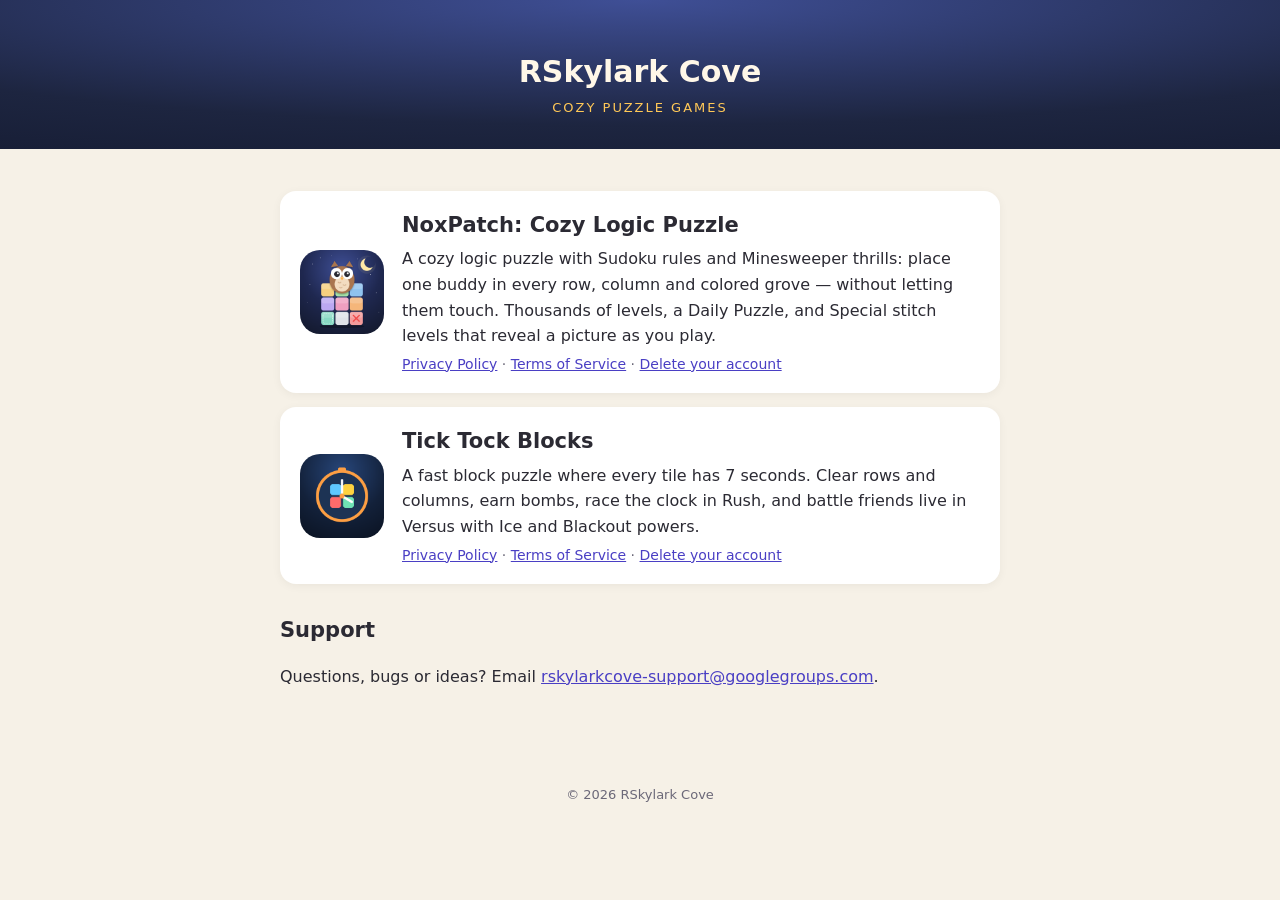
<file: index.html>
<!DOCTYPE html>
<html lang="en">
<head>
  <meta charset="UTF-8">
  <meta name="viewport" content="width=device-width, initial-scale=1">
  <title>RSkylark Cove — cozy puzzle games</title>
  <link rel="icon" href="favicon.png">
  <link rel="stylesheet" href="style.css">
</head>
<body>
<header>
  <h1>RSkylark Cove</h1>
  <p>Cozy puzzle games</p>
</header>
<main>
  <div class="card" style="display:flex;gap:18px;align-items:center">
    <img src="noxpatch/icon.png" alt="" width="84" height="84" style="border-radius:20px">
    <div>
      <h2 style="margin:0">NoxPatch: Cozy Logic Puzzle</h2>
      <p style="margin:4px 0">A cozy logic puzzle with Sudoku rules and Minesweeper thrills: place one buddy in every row, column and colored grove — without letting them touch. Thousands of levels, a Daily Puzzle, and Special stitch levels that reveal a picture as you play.</p>
      <p class="muted" style="margin:0"><a href="noxpatch/privacy/">Privacy Policy</a> · <a href="noxpatch/terms/">Terms of Service</a> · <a href="noxpatch/delete-account/">Delete your account</a></p>
    </div>
  </div>
  <div class="card" style="display:flex;gap:18px;align-items:center">
    <img src="tick-tock-blocks/icon.png" alt="" width="84" height="84" style="border-radius:20px">
    <div>
      <h2 style="margin:0">Tick Tock Blocks</h2>
      <p style="margin:4px 0">A fast block puzzle where every tile has 7 seconds. Clear rows and columns, earn bombs, race the clock in Rush, and battle friends live in Versus with Ice and Blackout powers.</p>
      <p class="muted" style="margin:0"><a href="tick-tock-blocks/privacy/">Privacy Policy</a> · <a href="tick-tock-blocks/terms/">Terms of Service</a> · <a href="tick-tock-blocks/delete-account/">Delete your account</a></p>
    </div>
  </div>
  <h2>Support</h2>
  <p>Questions, bugs or ideas? Email <a href="mailto:rskylarkcove-support@googlegroups.com">rskylarkcove-support@googlegroups.com</a>.</p>
</main>
<footer>© 2026 RSkylark Cove</footer>
</body>
</html>
</file>
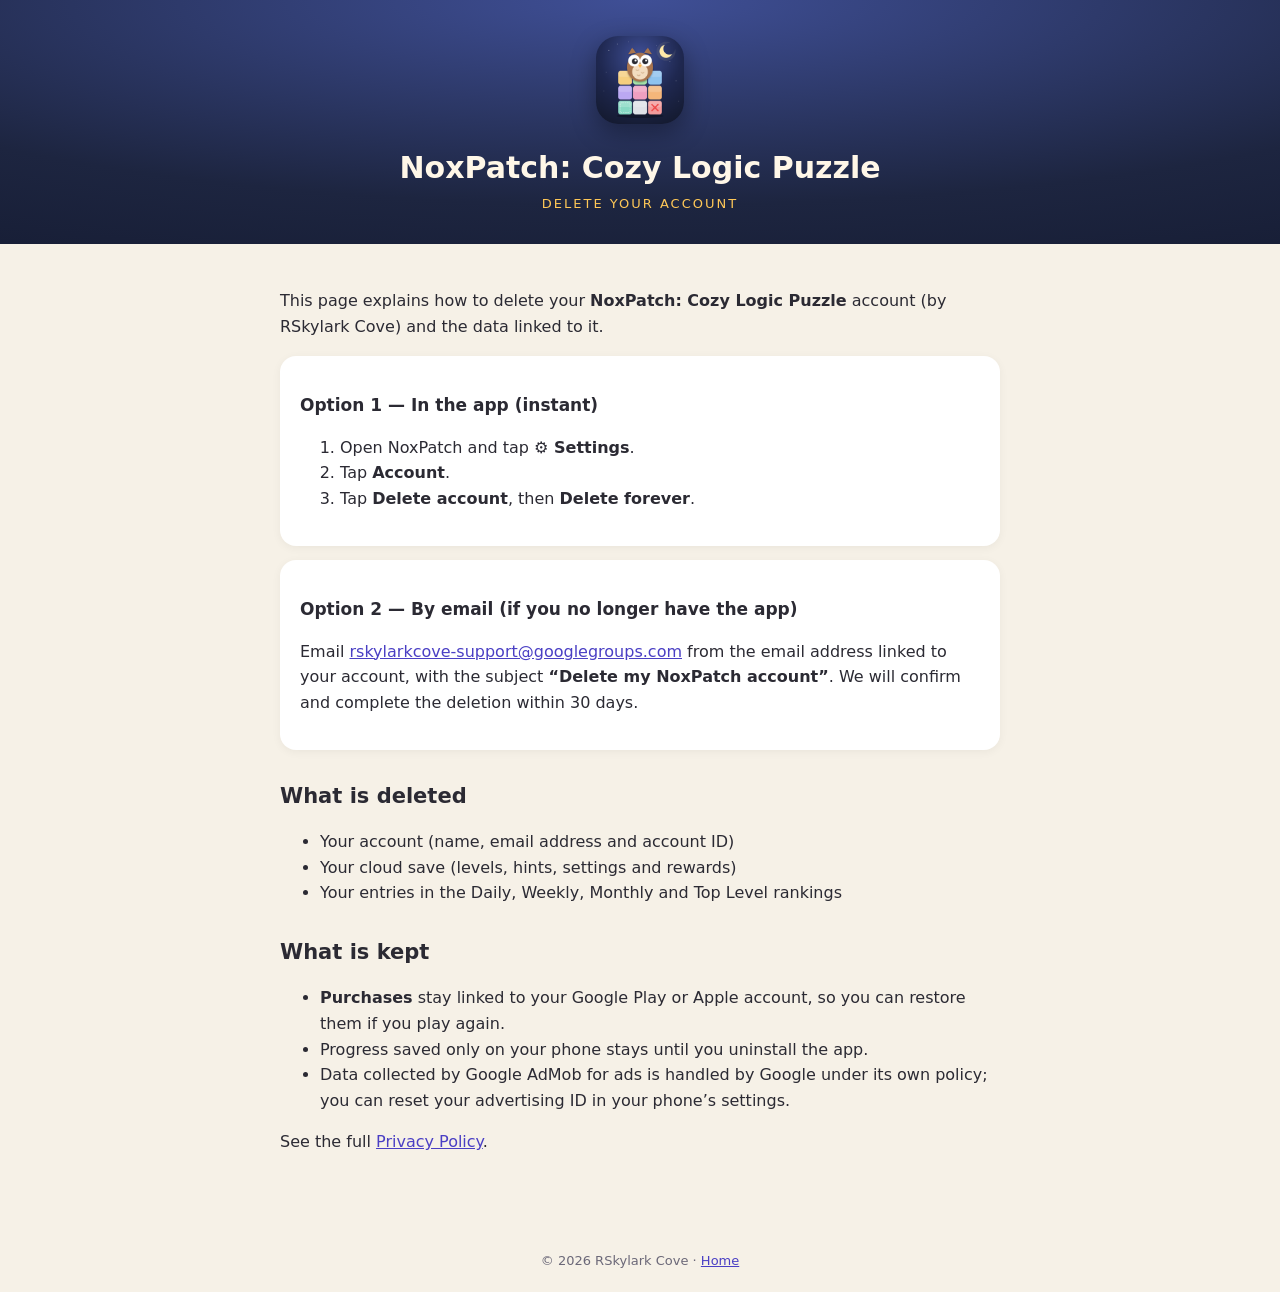
<file: noxpatch/delete-account/index.html>
<!DOCTYPE html>
<html lang="en">
<head>
  <meta charset="UTF-8">
  <meta name="viewport" content="width=device-width, initial-scale=1">
  <title>Delete your account — NoxPatch: Cozy Logic Puzzle</title>
  <link rel="icon" href="../../favicon.png">
  <link rel="stylesheet" href="../../style.css">
</head>
<body>
<header>
  <img src="../icon.png" alt="NoxPatch app icon">
  <h1>NoxPatch: Cozy Logic Puzzle</h1>
  <p>Delete your account</p>
</header>
<main>
  <p>This page explains how to delete your <b>NoxPatch: Cozy Logic Puzzle</b> account (by RSkylark Cove) and the data linked to it.</p>

  <div class="card">
    <h3>Option 1 — In the app (instant)</h3>
    <ol>
      <li>Open NoxPatch and tap <b>⚙️ Settings</b>.</li>
      <li>Tap <b>Account</b>.</li>
      <li>Tap <b>Delete account</b>, then <b>Delete forever</b>.</li>
    </ol>
  </div>

  <div class="card">
    <h3>Option 2 — By email (if you no longer have the app)</h3>
    <p>Email <a href="mailto:rskylarkcove-support@googlegroups.com?subject=Delete%20my%20NoxPatch%20account">rskylarkcove-support@googlegroups.com</a> from the email address linked to your account, with the subject <b>“Delete my NoxPatch account”</b>. We will confirm and complete the deletion within 30 days.</p>
  </div>

  <h2>What is deleted</h2>
  <ul>
    <li>Your account (name, email address and account ID)</li>
    <li>Your cloud save (levels, hints, settings and rewards)</li>
    <li>Your entries in the Daily, Weekly, Monthly and Top Level rankings</li>
  </ul>

  <h2>What is kept</h2>
  <ul>
    <li><b>Purchases</b> stay linked to your Google Play or Apple account, so you can restore them if you play again.</li>
    <li>Progress saved only on your phone stays until you uninstall the app.</li>
    <li>Data collected by Google AdMob for ads is handled by Google under its own policy; you can reset your advertising ID in your phone’s settings.</li>
  </ul>

  <p>See the full <a href="../privacy/">Privacy Policy</a>.</p>
</main>
<footer>© 2026 RSkylark Cove · <a href="../../">Home</a></footer>
</body>
</html>
</file>
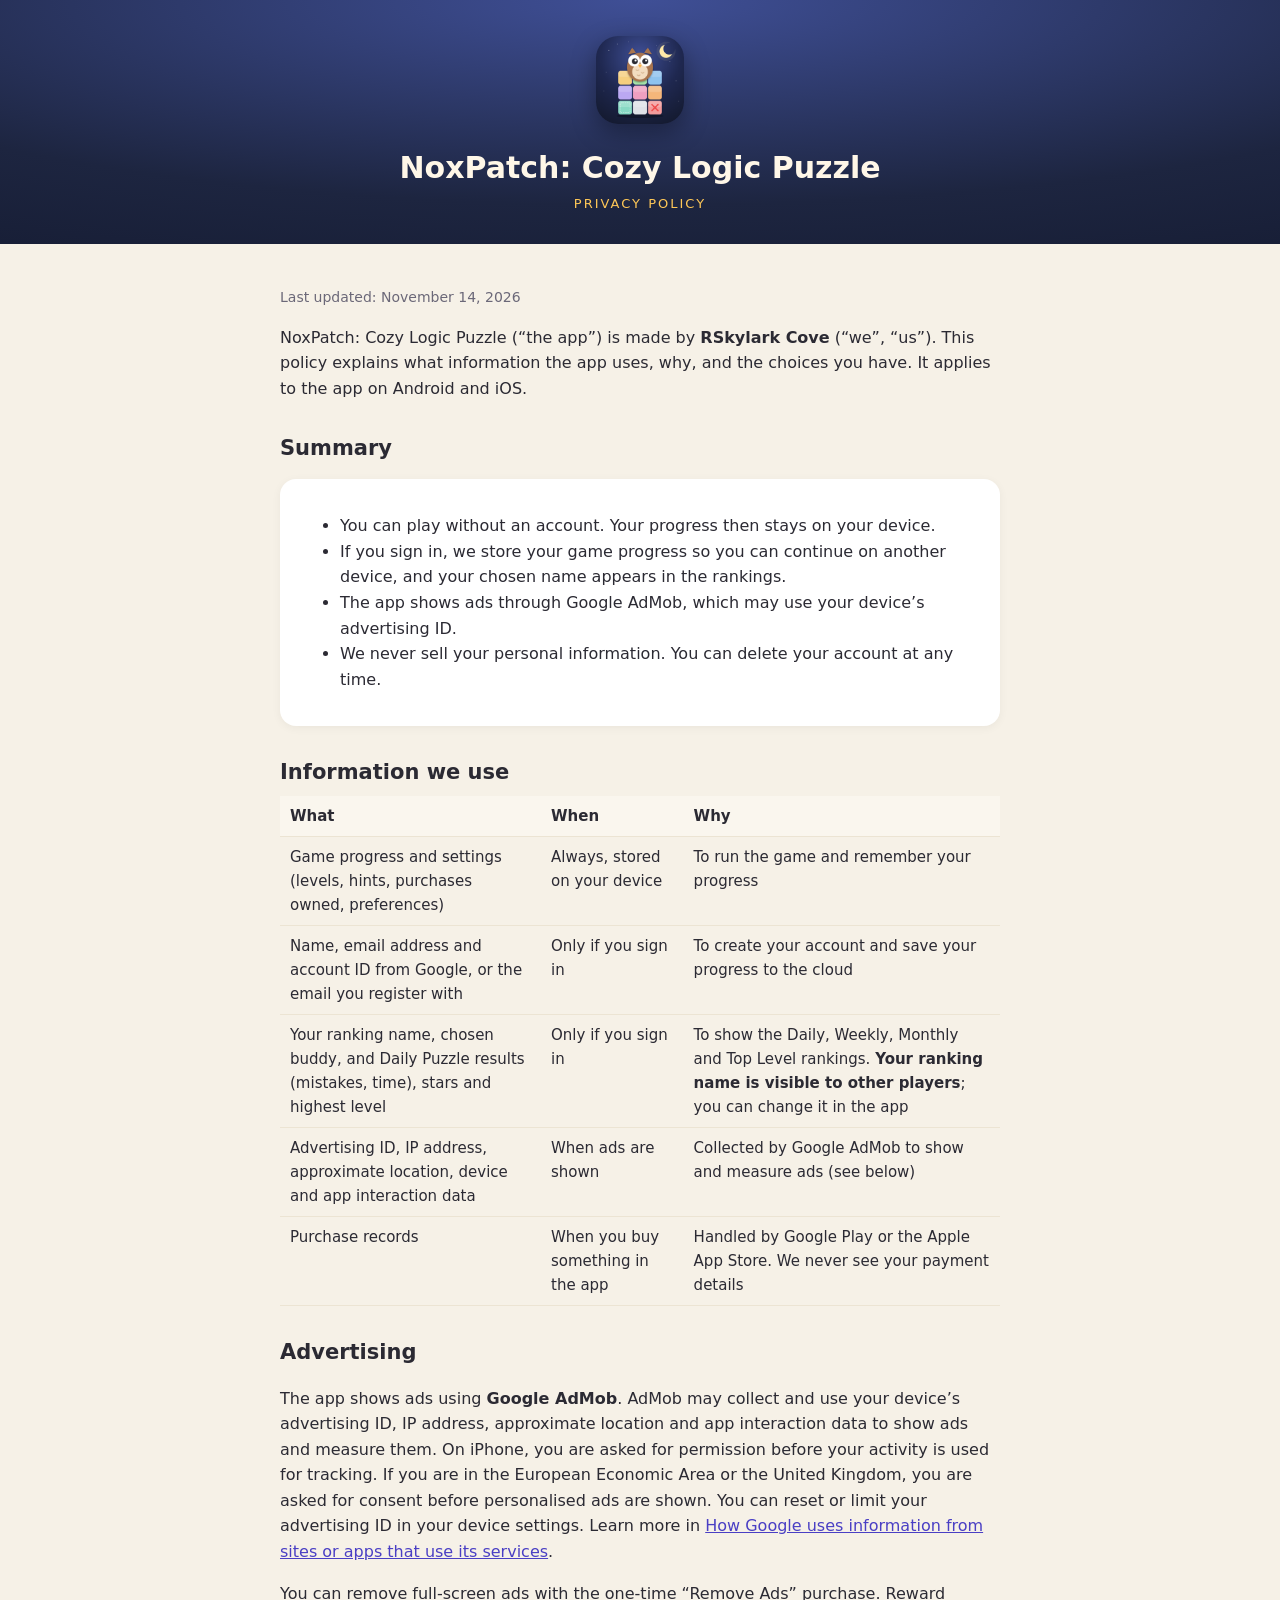
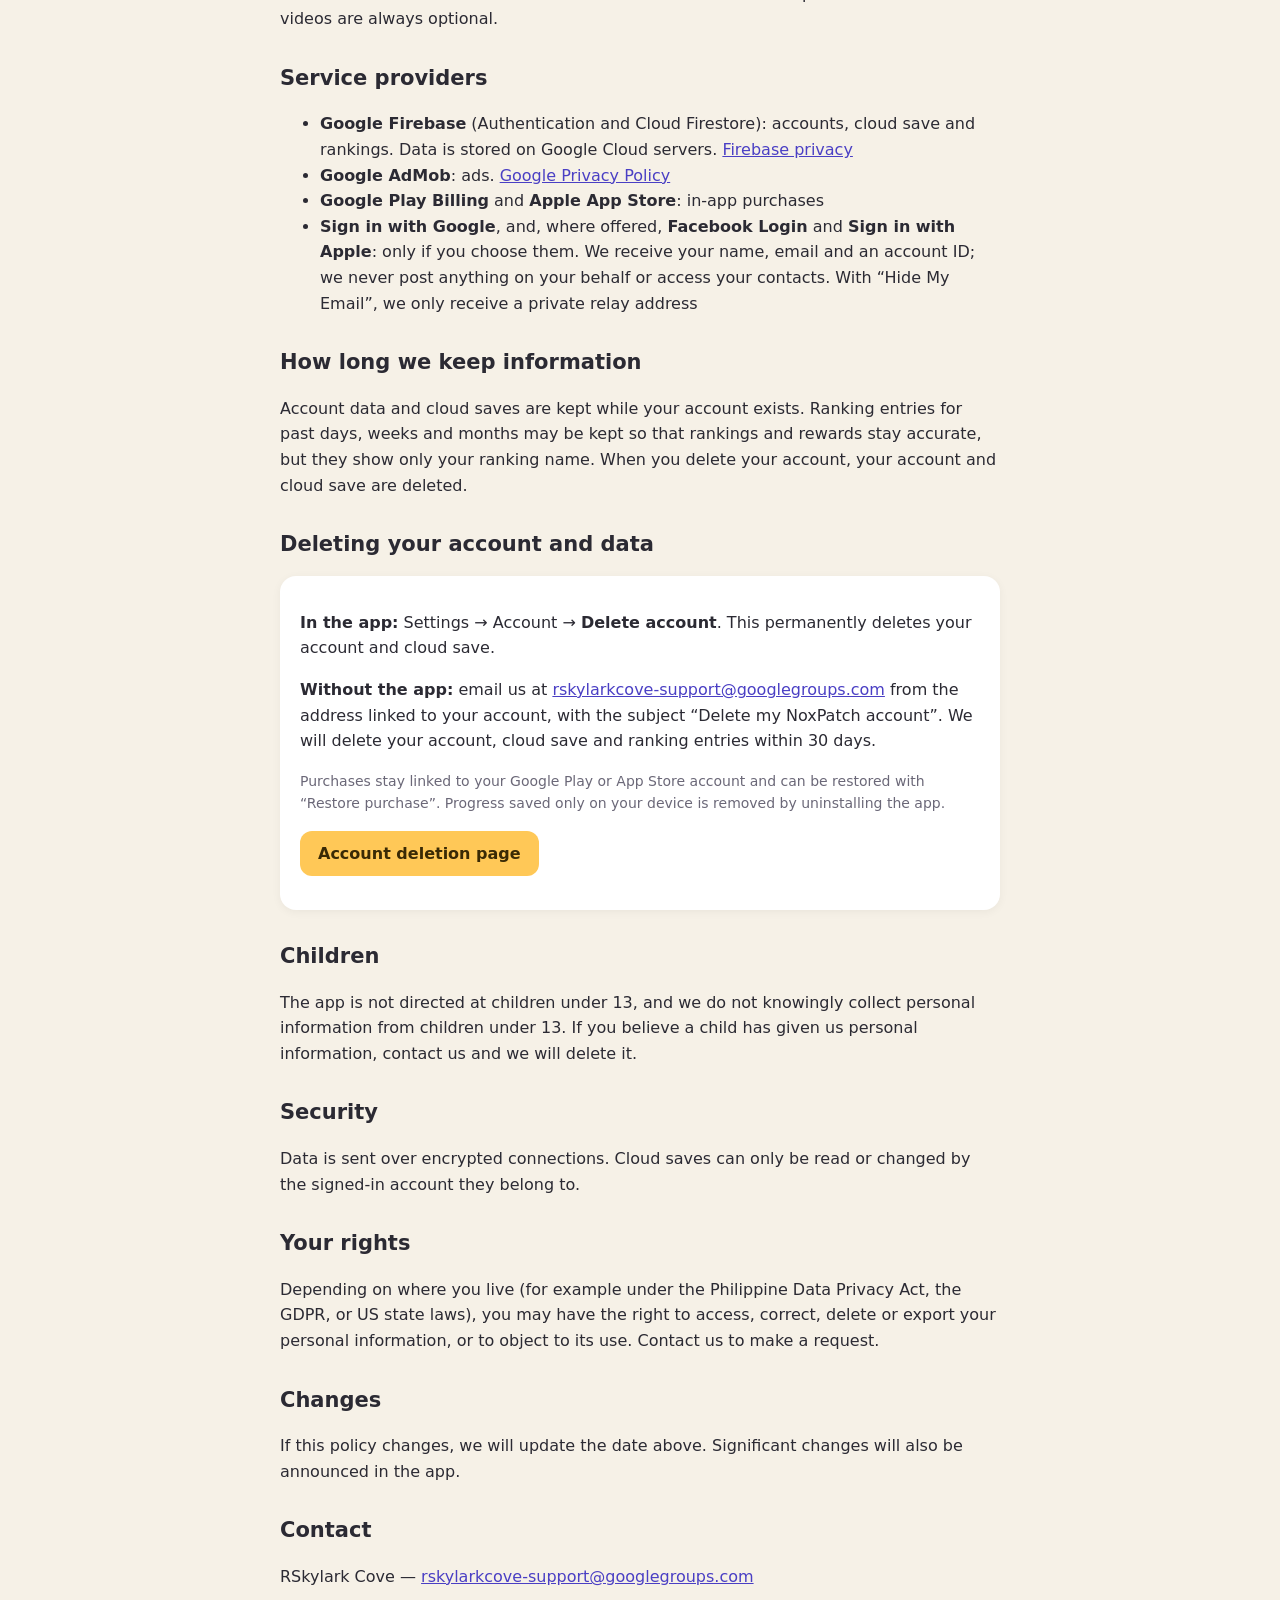
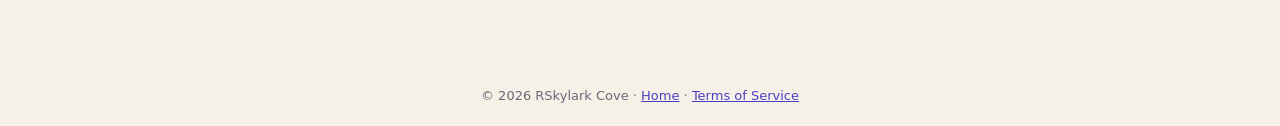
<file: noxpatch/privacy/index.html>
<!DOCTYPE html>
<html lang="en">
<head>
  <meta charset="UTF-8">
  <meta name="viewport" content="width=device-width, initial-scale=1">
  <title>Privacy Policy — NoxPatch: Cozy Logic Puzzle</title>
  <link rel="icon" href="../../favicon.png">
  <link rel="stylesheet" href="../../style.css">
</head>
<body>
<header>
  <img src="../icon.png" alt="NoxPatch app icon">
  <h1>NoxPatch: Cozy Logic Puzzle</h1>
  <p>Privacy Policy</p>
</header>
<main>
  <p class="muted">Last updated: November 14, 2026</p>

  <p>NoxPatch: Cozy Logic Puzzle (“the app”) is made by <b>RSkylark Cove</b> (“we”, “us”). This policy explains what information the app uses, why, and the choices you have. It applies to the app on Android and iOS.</p>

  <h2>Summary</h2>
  <div class="card">
    <ul>
      <li>You can play without an account. Your progress then stays on your device.</li>
      <li>If you sign in, we store your game progress so you can continue on another device, and your chosen name appears in the rankings.</li>
      <li>The app shows ads through Google AdMob, which may use your device’s advertising ID.</li>
      <li>We never sell your personal information. You can delete your account at any time.</li>
    </ul>
  </div>

  <h2>Information we use</h2>
  <table>
    <tr><th>What</th><th>When</th><th>Why</th></tr>
    <tr><td>Game progress and settings (levels, hints, purchases owned, preferences)</td><td>Always, stored on your device</td><td>To run the game and remember your progress</td></tr>
    <tr><td>Name, email address and account ID from Google, or the email you register with</td><td>Only if you sign in</td><td>To create your account and save your progress to the cloud</td></tr>
    <tr><td>Your ranking name, chosen buddy, and Daily Puzzle results (mistakes, time), stars and highest level</td><td>Only if you sign in</td><td>To show the Daily, Weekly, Monthly and Top Level rankings. <b>Your ranking name is visible to other players</b>; you can change it in the app</td></tr>
    <tr><td>Advertising ID, IP address, approximate location, device and app interaction data</td><td>When ads are shown</td><td>Collected by Google AdMob to show and measure ads (see below)</td></tr>
    <tr><td>Purchase records</td><td>When you buy something in the app</td><td>Handled by Google Play or the Apple App Store. We never see your payment details</td></tr>
  </table>

  <h2>Advertising</h2>
  <p>The app shows ads using <b>Google AdMob</b>. AdMob may collect and use your device’s advertising ID, IP address, approximate location and app interaction data to show ads and measure them. On iPhone, you are asked for permission before your activity is used for tracking. If you are in the European Economic Area or the United Kingdom, you are asked for consent before personalised ads are shown. You can reset or limit your advertising ID in your device settings. Learn more in <a href="https://policies.google.com/technologies/partner-sites">How Google uses information from sites or apps that use its services</a>.</p>
  <p>You can remove full-screen ads with the one-time “Remove Ads” purchase. Reward videos are always optional.</p>

  <h2>Service providers</h2>
  <ul>
    <li><b>Google Firebase</b> (Authentication and Cloud Firestore): accounts, cloud save and rankings. Data is stored on Google Cloud servers. <a href="https://firebase.google.com/support/privacy">Firebase privacy</a></li>
    <li><b>Google AdMob</b>: ads. <a href="https://policies.google.com/privacy">Google Privacy Policy</a></li>
    <li><b>Google Play Billing</b> and <b>Apple App Store</b>: in-app purchases</li>
    <li><b>Sign in with Google</b>, and, where offered, <b>Facebook Login</b> and <b>Sign in with Apple</b>: only if you choose them. We receive your name, email and an account ID; we never post anything on your behalf or access your contacts. With “Hide My Email”, we only receive a private relay address</li>
  </ul>

  <h2>How long we keep information</h2>
  <p>Account data and cloud saves are kept while your account exists. Ranking entries for past days, weeks and months may be kept so that rankings and rewards stay accurate, but they show only your ranking name. When you delete your account, your account and cloud save are deleted.</p>

  <h2 id="delete-account">Deleting your account and data</h2>
  <div class="card">
    <p><b>In the app:</b> Settings → Account → <b>Delete account</b>. This permanently deletes your account and cloud save.</p>
    <p><b>Without the app:</b> email us at <a href="mailto:rskylarkcove-support@googlegroups.com">rskylarkcove-support@googlegroups.com</a> from the address linked to your account, with the subject “Delete my NoxPatch account”. We will delete your account, cloud save and ranking entries within 30 days.</p>
    <p class="muted">Purchases stay linked to your Google Play or App Store account and can be restored with “Restore purchase”. Progress saved only on your device is removed by uninstalling the app.</p>
    <p><a class="btn" href="../delete-account/">Account deletion page</a></p>
  </div>

  <h2>Children</h2>
  <p>The app is not directed at children under 13, and we do not knowingly collect personal information from children under 13. If you believe a child has given us personal information, contact us and we will delete it.</p>

  <h2>Security</h2>
  <p>Data is sent over encrypted connections. Cloud saves can only be read or changed by the signed-in account they belong to.</p>

  <h2>Your rights</h2>
  <p>Depending on where you live (for example under the Philippine Data Privacy Act, the GDPR, or US state laws), you may have the right to access, correct, delete or export your personal information, or to object to its use. Contact us to make a request.</p>

  <h2>Changes</h2>
  <p>If this policy changes, we will update the date above. Significant changes will also be announced in the app.</p>

  <h2>Contact</h2>
  <p>RSkylark Cove — <a href="mailto:rskylarkcove-support@googlegroups.com">rskylarkcove-support@googlegroups.com</a></p>
</main>
<footer>© 2026 RSkylark Cove · <a href="../../">Home</a> · <a href="../terms/">Terms of Service</a></footer>
</body>
</html>
</file>
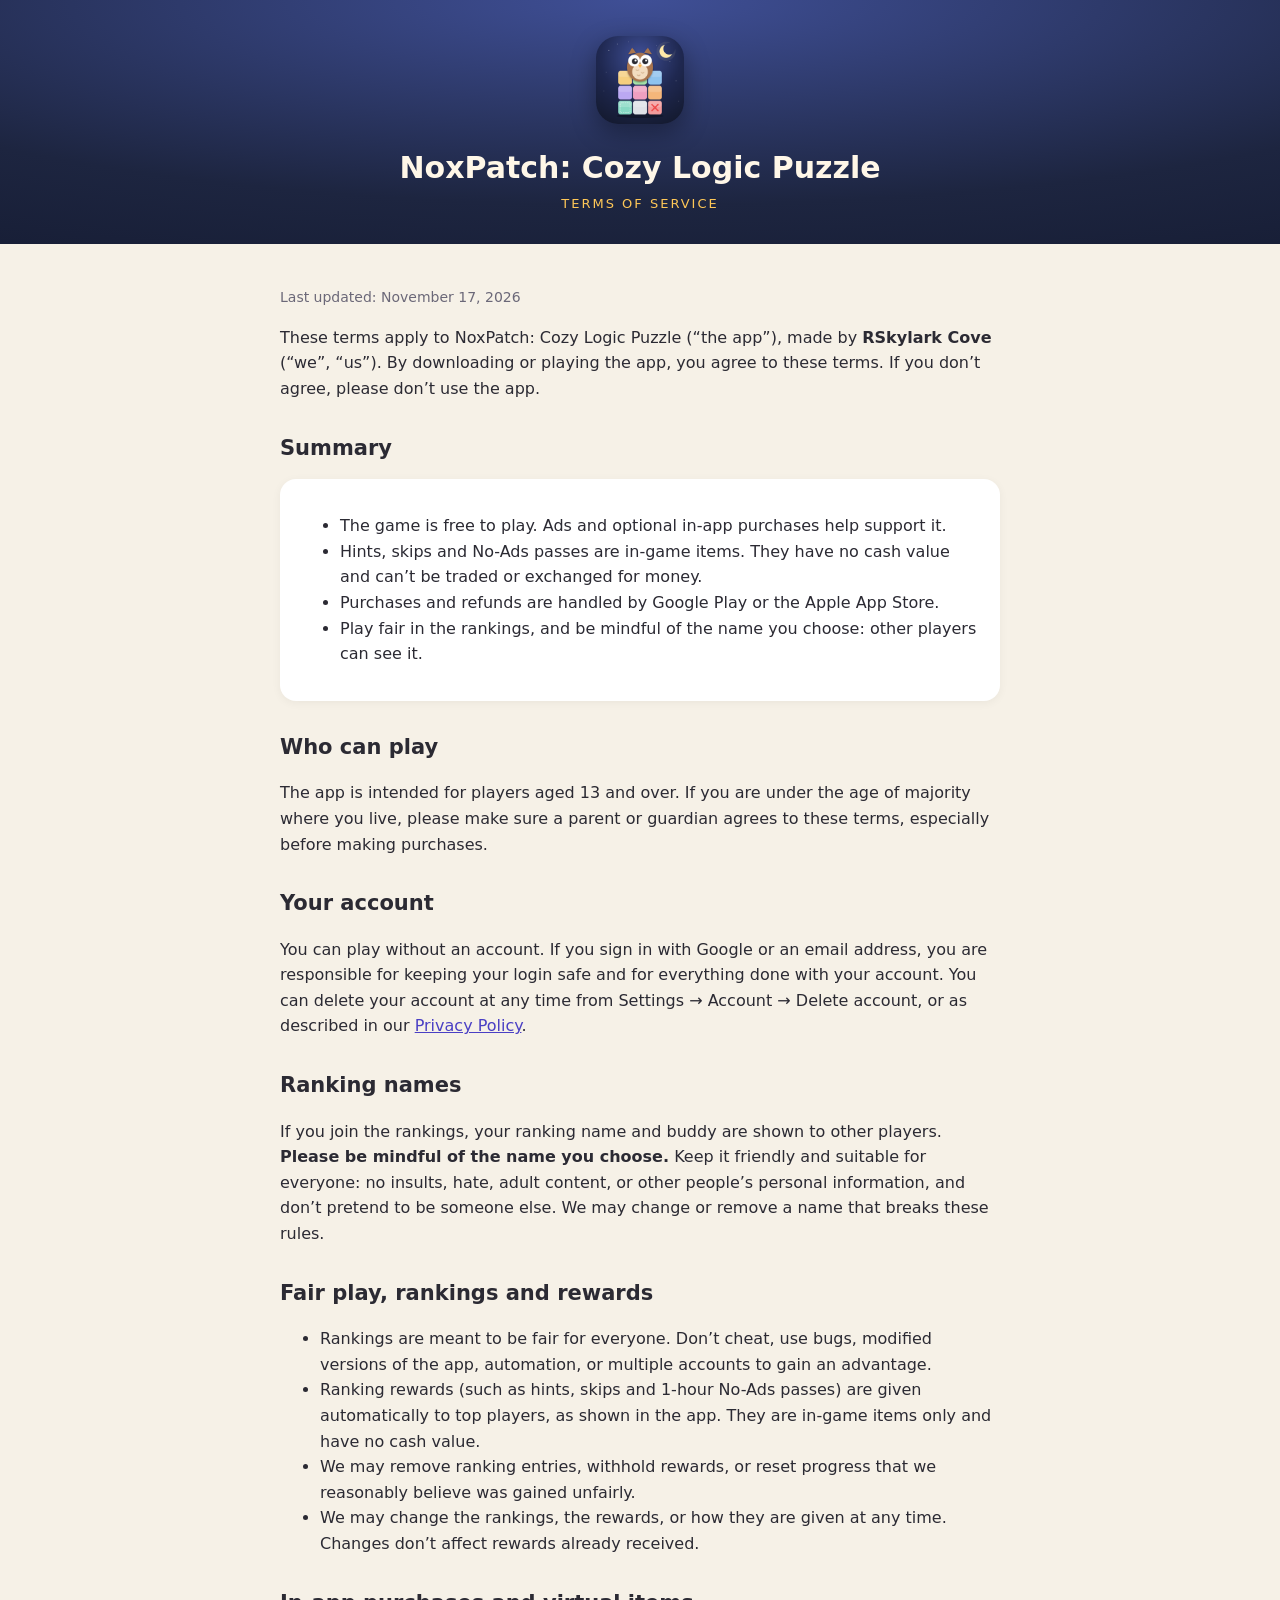
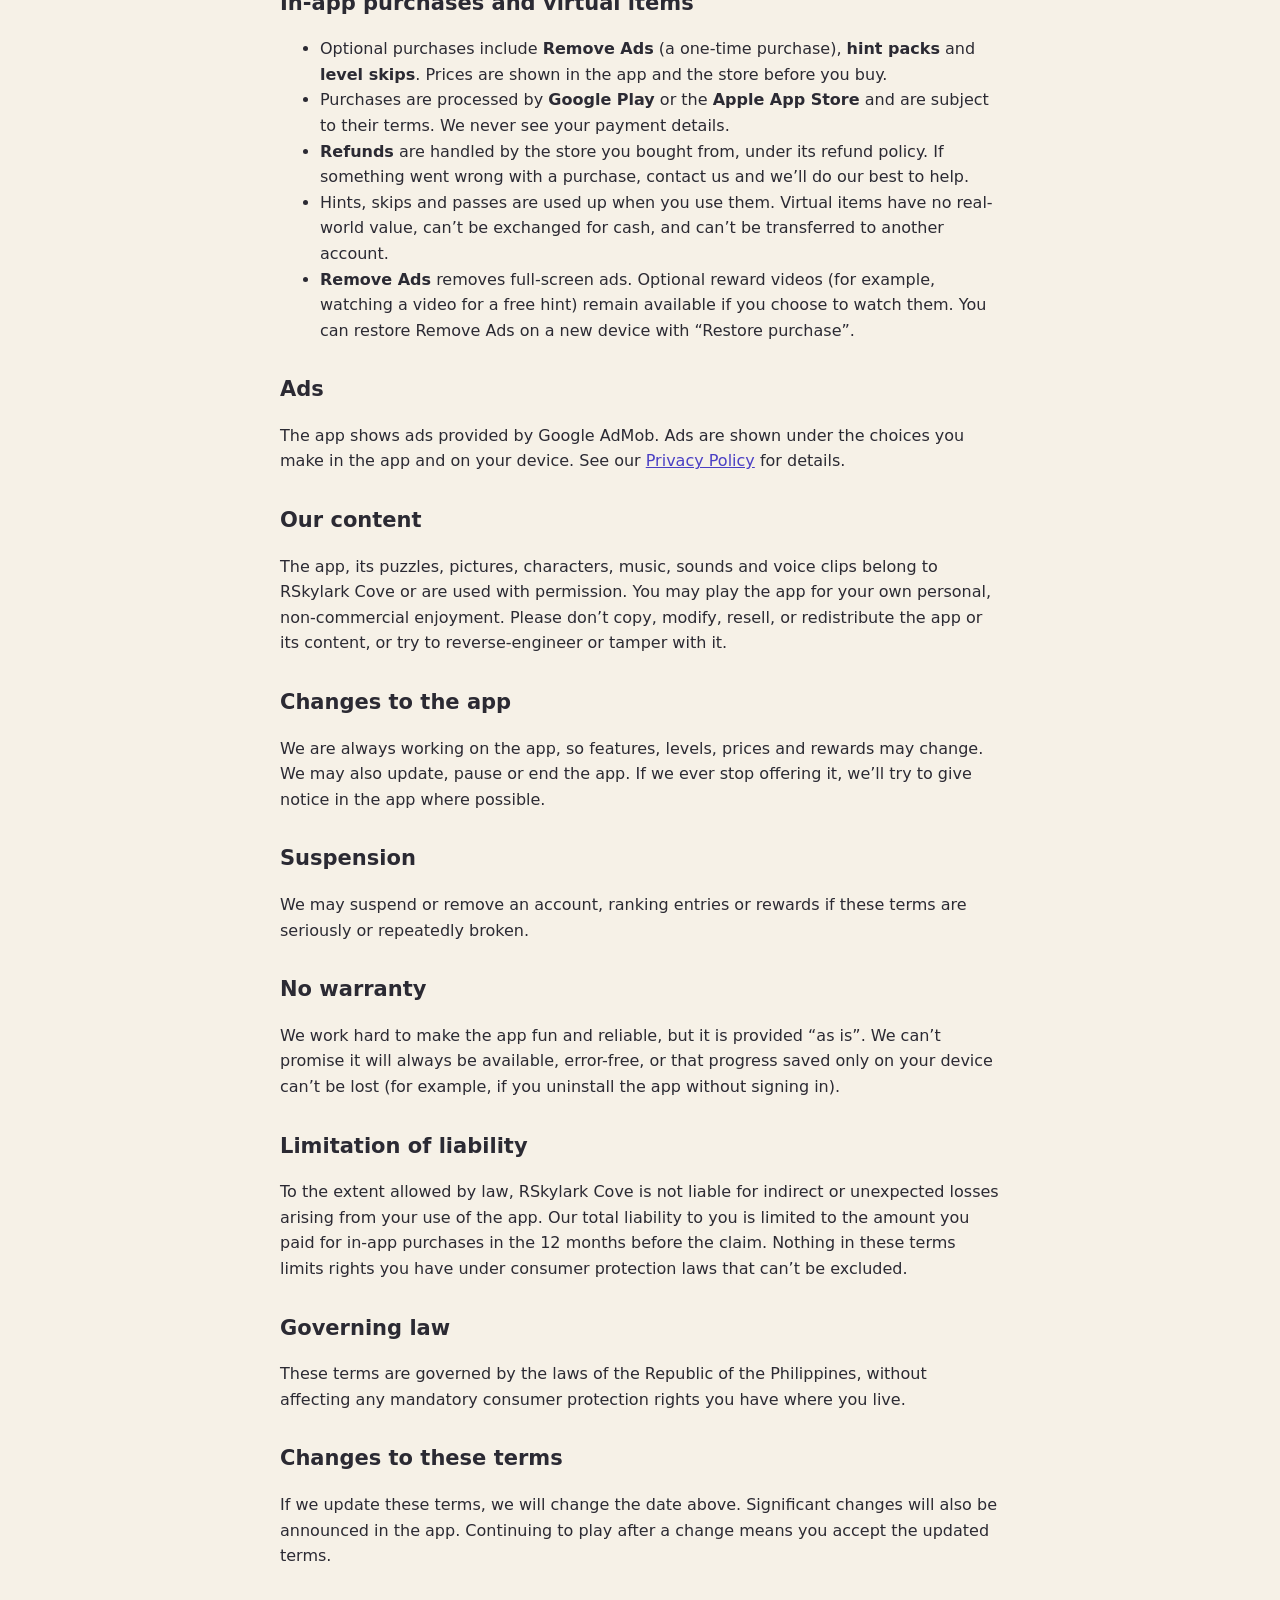
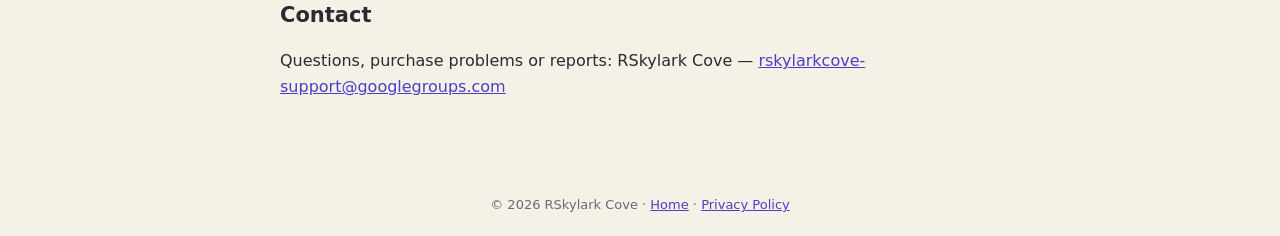
<file: noxpatch/terms/index.html>
<!DOCTYPE html>
<html lang="en">
<head>
  <meta charset="UTF-8">
  <meta name="viewport" content="width=device-width, initial-scale=1">
  <title>Terms of Service — NoxPatch: Cozy Logic Puzzle</title>
  <link rel="icon" href="../../favicon.png">
  <link rel="stylesheet" href="../../style.css">
</head>
<body>
<header>
  <img src="../icon.png" alt="NoxPatch app icon">
  <h1>NoxPatch: Cozy Logic Puzzle</h1>
  <p>Terms of Service</p>
</header>
<main>
  <p class="muted">Last updated: November 17, 2026</p>

  <p>These terms apply to NoxPatch: Cozy Logic Puzzle (“the app”), made by <b>RSkylark Cove</b> (“we”, “us”). By downloading or playing the app, you agree to these terms. If you don’t agree, please don’t use the app.</p>

  <h2>Summary</h2>
  <div class="card">
    <ul>
      <li>The game is free to play. Ads and optional in-app purchases help support it.</li>
      <li>Hints, skips and No-Ads passes are in-game items. They have no cash value and can’t be traded or exchanged for money.</li>
      <li>Purchases and refunds are handled by Google Play or the Apple App Store.</li>
      <li>Play fair in the rankings, and be mindful of the name you choose: other players can see it.</li>
    </ul>
  </div>

  <h2>Who can play</h2>
  <p>The app is intended for players aged 13 and over. If you are under the age of majority where you live, please make sure a parent or guardian agrees to these terms, especially before making purchases.</p>

  <h2>Your account</h2>
  <p>You can play without an account. If you sign in with Google or an email address, you are responsible for keeping your login safe and for everything done with your account. You can delete your account at any time from Settings → Account → Delete account, or as described in our <a href="../privacy/">Privacy Policy</a>.</p>

  <h2>Ranking names</h2>
  <p>If you join the rankings, your ranking name and buddy are shown to other players. <b>Please be mindful of the name you choose.</b> Keep it friendly and suitable for everyone: no insults, hate, adult content, or other people’s personal information, and don’t pretend to be someone else. We may change or remove a name that breaks these rules.</p>

  <h2>Fair play, rankings and rewards</h2>
  <ul>
    <li>Rankings are meant to be fair for everyone. Don’t cheat, use bugs, modified versions of the app, automation, or multiple accounts to gain an advantage.</li>
    <li>Ranking rewards (such as hints, skips and 1-hour No-Ads passes) are given automatically to top players, as shown in the app. They are in-game items only and have no cash value.</li>
    <li>We may remove ranking entries, withhold rewards, or reset progress that we reasonably believe was gained unfairly.</li>
    <li>We may change the rankings, the rewards, or how they are given at any time. Changes don’t affect rewards already received.</li>
  </ul>

  <h2>In-app purchases and virtual items</h2>
  <ul>
    <li>Optional purchases include <b>Remove Ads</b> (a one-time purchase), <b>hint packs</b> and <b>level skips</b>. Prices are shown in the app and the store before you buy.</li>
    <li>Purchases are processed by <b>Google Play</b> or the <b>Apple App Store</b> and are subject to their terms. We never see your payment details.</li>
    <li><b>Refunds</b> are handled by the store you bought from, under its refund policy. If something went wrong with a purchase, contact us and we’ll do our best to help.</li>
    <li>Hints, skips and passes are used up when you use them. Virtual items have no real-world value, can’t be exchanged for cash, and can’t be transferred to another account.</li>
    <li><b>Remove Ads</b> removes full-screen ads. Optional reward videos (for example, watching a video for a free hint) remain available if you choose to watch them. You can restore Remove Ads on a new device with “Restore purchase”.</li>
  </ul>

  <h2>Ads</h2>
  <p>The app shows ads provided by Google AdMob. Ads are shown under the choices you make in the app and on your device. See our <a href="../privacy/">Privacy Policy</a> for details.</p>

  <h2>Our content</h2>
  <p>The app, its puzzles, pictures, characters, music, sounds and voice clips belong to RSkylark Cove or are used with permission. You may play the app for your own personal, non-commercial enjoyment. Please don’t copy, modify, resell, or redistribute the app or its content, or try to reverse-engineer or tamper with it.</p>

  <h2>Changes to the app</h2>
  <p>We are always working on the app, so features, levels, prices and rewards may change. We may also update, pause or end the app. If we ever stop offering it, we’ll try to give notice in the app where possible.</p>

  <h2>Suspension</h2>
  <p>We may suspend or remove an account, ranking entries or rewards if these terms are seriously or repeatedly broken.</p>

  <h2>No warranty</h2>
  <p>We work hard to make the app fun and reliable, but it is provided “as is”. We can’t promise it will always be available, error-free, or that progress saved only on your device can’t be lost (for example, if you uninstall the app without signing in).</p>

  <h2>Limitation of liability</h2>
  <p>To the extent allowed by law, RSkylark Cove is not liable for indirect or unexpected losses arising from your use of the app. Our total liability to you is limited to the amount you paid for in-app purchases in the 12 months before the claim. Nothing in these terms limits rights you have under consumer protection laws that can’t be excluded.</p>

  <h2>Governing law</h2>
  <p>These terms are governed by the laws of the Republic of the Philippines, without affecting any mandatory consumer protection rights you have where you live.</p>

  <h2>Changes to these terms</h2>
  <p>If we update these terms, we will change the date above. Significant changes will also be announced in the app. Continuing to play after a change means you accept the updated terms.</p>

  <h2>Contact</h2>
  <p>Questions, purchase problems or reports: RSkylark Cove — <a href="mailto:rskylarkcove-support@googlegroups.com">rskylarkcove-support@googlegroups.com</a></p>
</main>
<footer>© 2026 RSkylark Cove · <a href="../../">Home</a> · <a href="../privacy/">Privacy Policy</a></footer>
</body>
</html>
</file>
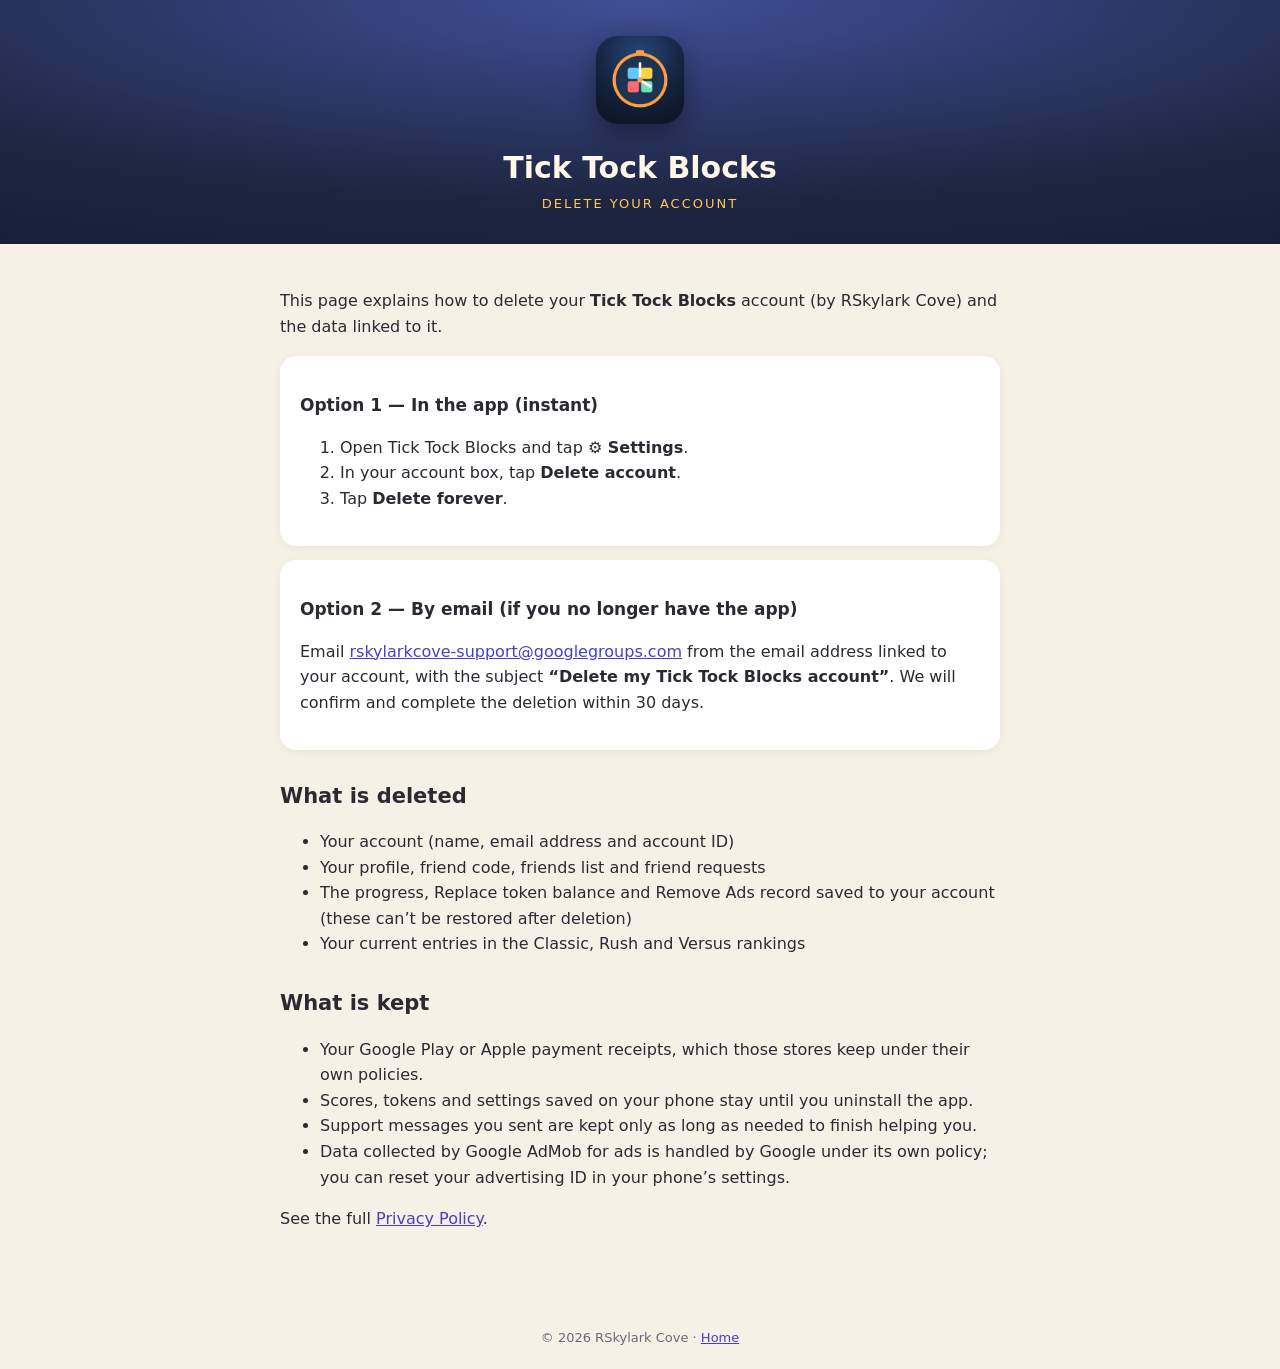
<file: tick-tock-blocks/delete-account/index.html>
<!DOCTYPE html>
<html lang="en">
<head>
  <meta charset="UTF-8">
  <meta name="viewport" content="width=device-width, initial-scale=1">
  <title>Delete your account — Tick Tock Blocks</title>
  <link rel="icon" href="../../favicon.png">
  <link rel="stylesheet" href="../../style.css">
</head>
<body>
<header>
  <img src="../icon.png" alt="Tick Tock Blocks app icon">
  <h1>Tick Tock Blocks</h1>
  <p>Delete your account</p>
</header>
<main>
  <p>This page explains how to delete your <b>Tick Tock Blocks</b> account (by RSkylark Cove) and the data linked to it.</p>

  <div class="card">
    <h3>Option 1 — In the app (instant)</h3>
    <ol>
      <li>Open Tick Tock Blocks and tap <b>⚙️ Settings</b>.</li>
      <li>In your account box, tap <b>Delete account</b>.</li>
      <li>Tap <b>Delete forever</b>.</li>
    </ol>
  </div>

  <div class="card">
    <h3>Option 2 — By email (if you no longer have the app)</h3>
    <p>Email <a href="mailto:rskylarkcove-support@googlegroups.com?subject=Delete%20my%20Tick%20Tock%20Blocks%20account">rskylarkcove-support@googlegroups.com</a> from the email address linked to your account, with the subject <b>“Delete my Tick Tock Blocks account”</b>. We will confirm and complete the deletion within 30 days.</p>
  </div>

  <h2>What is deleted</h2>
  <ul>
    <li>Your account (name, email address and account ID)</li>
    <li>Your profile, friend code, friends list and friend requests</li>
    <li>The progress, Replace token balance and Remove Ads record saved to your account (these can’t be restored after deletion)</li>
    <li>Your current entries in the Classic, Rush and Versus rankings</li>
  </ul>

  <h2>What is kept</h2>
  <ul>
    <li>Your Google Play or Apple payment receipts, which those stores keep under their own policies.</li>
    <li>Scores, tokens and settings saved on your phone stay until you uninstall the app.</li>
    <li>Support messages you sent are kept only as long as needed to finish helping you.</li>
    <li>Data collected by Google AdMob for ads is handled by Google under its own policy; you can reset your advertising ID in your phone’s settings.</li>
  </ul>

  <p>See the full <a href="../privacy/">Privacy Policy</a>.</p>
</main>
<footer>© 2026 RSkylark Cove · <a href="../../">Home</a></footer>
</body>
</html>
</file>
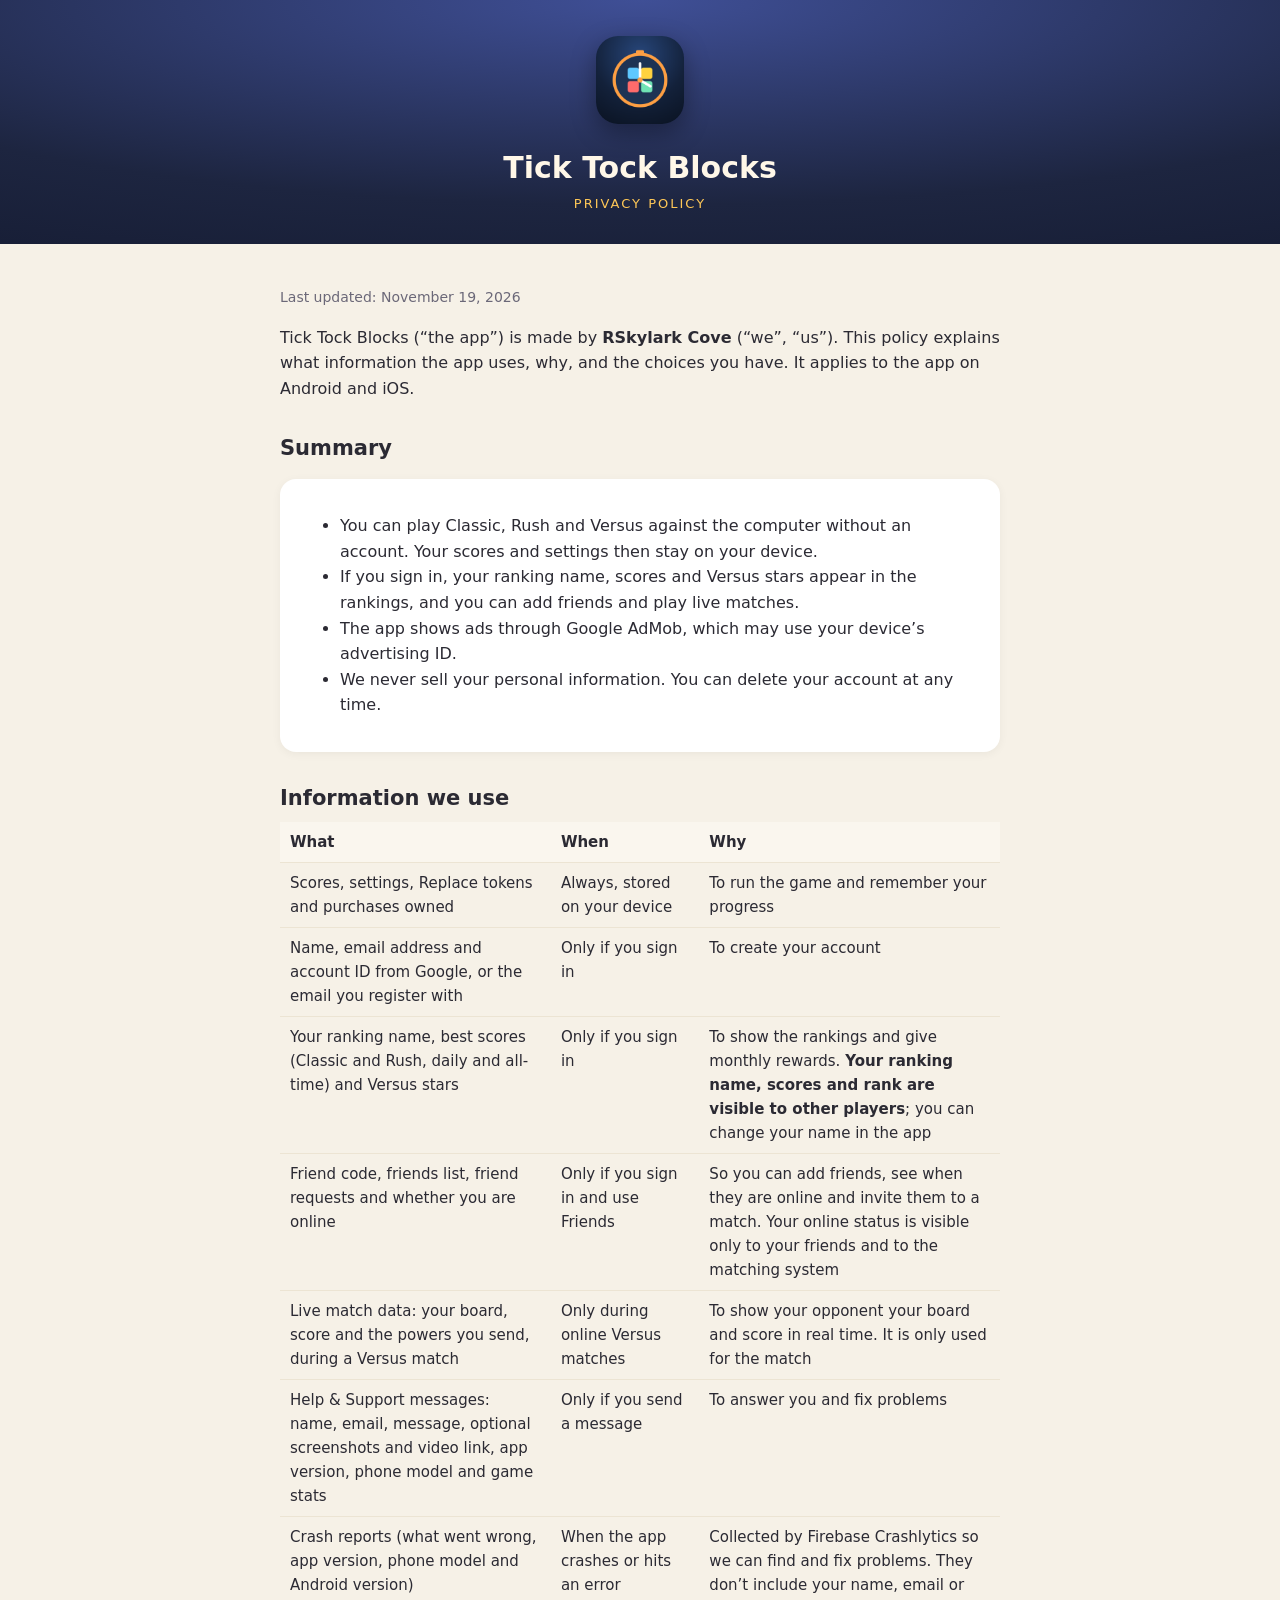
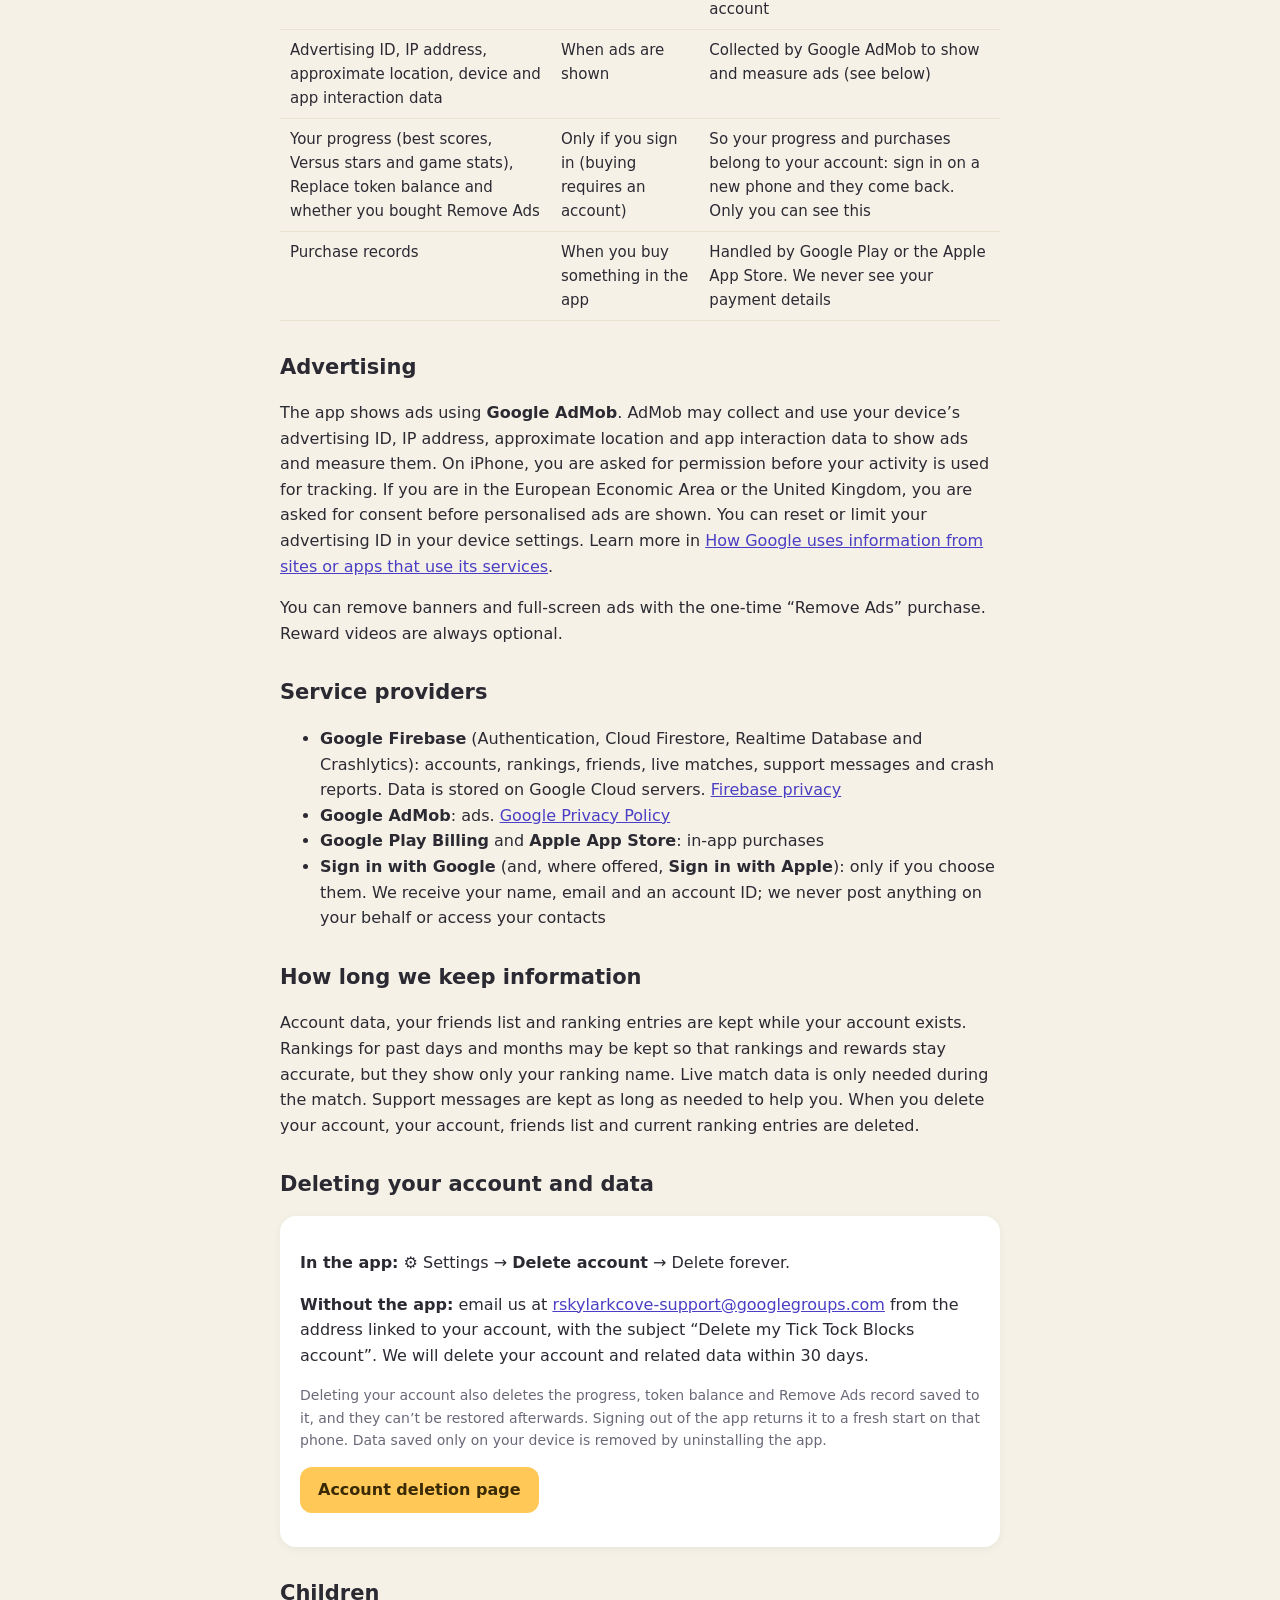
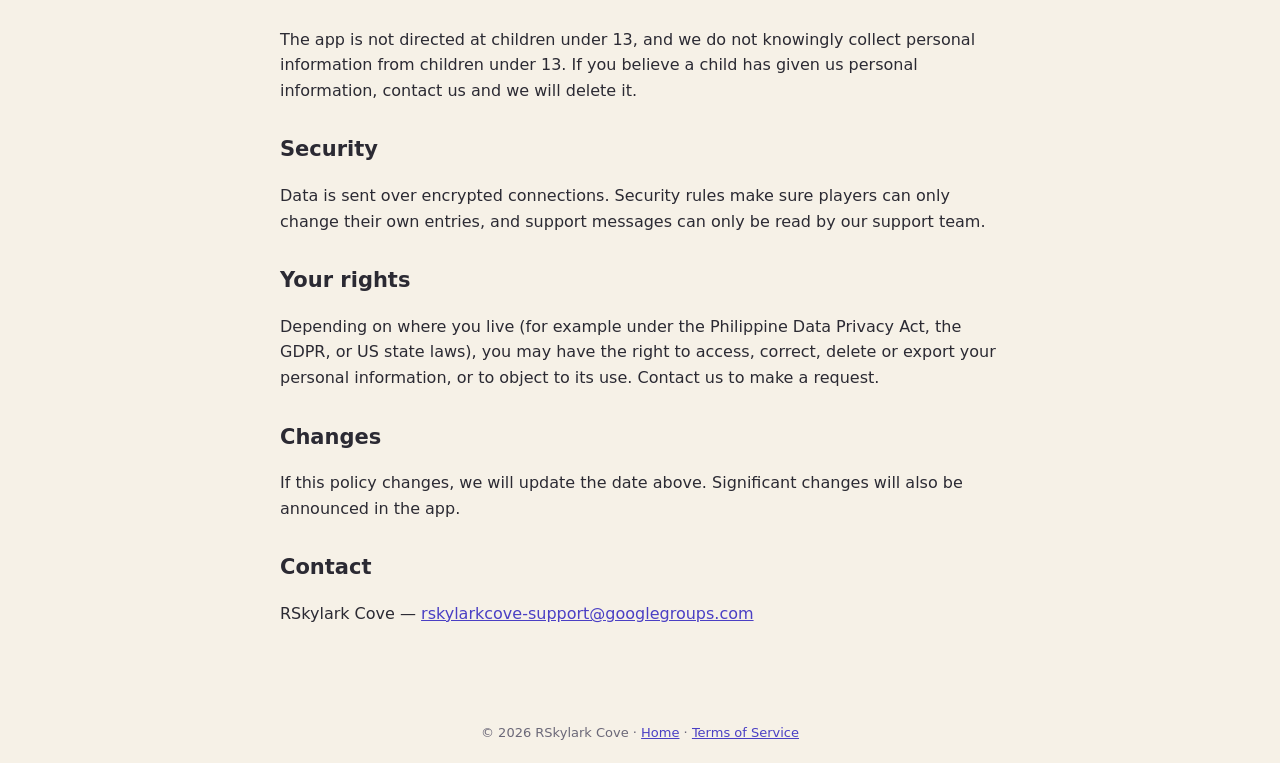
<file: tick-tock-blocks/privacy/index.html>
<!DOCTYPE html>
<html lang="en">
<head>
  <meta charset="UTF-8">
  <meta name="viewport" content="width=device-width, initial-scale=1">
  <title>Privacy Policy — Tick Tock Blocks</title>
  <link rel="icon" href="../../favicon.png">
  <link rel="stylesheet" href="../../style.css">
</head>
<body>
<header>
  <img src="../icon.png" alt="Tick Tock Blocks app icon">
  <h1>Tick Tock Blocks</h1>
  <p>Privacy Policy</p>
</header>
<main>
  <p class="muted">Last updated: November 19, 2026</p>

  <p>Tick Tock Blocks (“the app”) is made by <b>RSkylark Cove</b> (“we”, “us”). This policy explains what information the app uses, why, and the choices you have. It applies to the app on Android and iOS.</p>

  <h2>Summary</h2>
  <div class="card">
    <ul>
      <li>You can play Classic, Rush and Versus against the computer without an account. Your scores and settings then stay on your device.</li>
      <li>If you sign in, your ranking name, scores and Versus stars appear in the rankings, and you can add friends and play live matches.</li>
      <li>The app shows ads through Google AdMob, which may use your device’s advertising ID.</li>
      <li>We never sell your personal information. You can delete your account at any time.</li>
    </ul>
  </div>

  <h2>Information we use</h2>
  <table>
    <tr><th>What</th><th>When</th><th>Why</th></tr>
    <tr><td>Scores, settings, Replace tokens and purchases owned</td><td>Always, stored on your device</td><td>To run the game and remember your progress</td></tr>
    <tr><td>Name, email address and account ID from Google, or the email you register with</td><td>Only if you sign in</td><td>To create your account</td></tr>
    <tr><td>Your ranking name, best scores (Classic and Rush, daily and all-time) and Versus stars</td><td>Only if you sign in</td><td>To show the rankings and give monthly rewards. <b>Your ranking name, scores and rank are visible to other players</b>; you can change your name in the app</td></tr>
    <tr><td>Friend code, friends list, friend requests and whether you are online</td><td>Only if you sign in and use Friends</td><td>So you can add friends, see when they are online and invite them to a match. Your online status is visible only to your friends and to the matching system</td></tr>
    <tr><td>Live match data: your board, score and the powers you send, during a Versus match</td><td>Only during online Versus matches</td><td>To show your opponent your board and score in real time. It is only used for the match</td></tr>
    <tr><td>Help &amp; Support messages: name, email, message, optional screenshots and video link, app version, phone model and game stats</td><td>Only if you send a message</td><td>To answer you and fix problems</td></tr>
    <tr><td>Crash reports (what went wrong, app version, phone model and Android version)</td><td>When the app crashes or hits an error</td><td>Collected by Firebase Crashlytics so we can find and fix problems. They don’t include your name, email or account</td></tr>
    <tr><td>Advertising ID, IP address, approximate location, device and app interaction data</td><td>When ads are shown</td><td>Collected by Google AdMob to show and measure ads (see below)</td></tr>
    <tr><td>Your progress (best scores, Versus stars and game stats), Replace token balance and whether you bought Remove Ads</td><td>Only if you sign in (buying requires an account)</td><td>So your progress and purchases belong to your account: sign in on a new phone and they come back. Only you can see this</td></tr>
    <tr><td>Purchase records</td><td>When you buy something in the app</td><td>Handled by Google Play or the Apple App Store. We never see your payment details</td></tr>
  </table>

  <h2>Advertising</h2>
  <p>The app shows ads using <b>Google AdMob</b>. AdMob may collect and use your device’s advertising ID, IP address, approximate location and app interaction data to show ads and measure them. On iPhone, you are asked for permission before your activity is used for tracking. If you are in the European Economic Area or the United Kingdom, you are asked for consent before personalised ads are shown. You can reset or limit your advertising ID in your device settings. Learn more in <a href="https://policies.google.com/technologies/partner-sites">How Google uses information from sites or apps that use its services</a>.</p>
  <p>You can remove banners and full-screen ads with the one-time “Remove Ads” purchase. Reward videos are always optional.</p>

  <h2>Service providers</h2>
  <ul>
    <li><b>Google Firebase</b> (Authentication, Cloud Firestore, Realtime Database and Crashlytics): accounts, rankings, friends, live matches, support messages and crash reports. Data is stored on Google Cloud servers. <a href="https://firebase.google.com/support/privacy">Firebase privacy</a></li>
    <li><b>Google AdMob</b>: ads. <a href="https://policies.google.com/privacy">Google Privacy Policy</a></li>
    <li><b>Google Play Billing</b> and <b>Apple App Store</b>: in-app purchases</li>
    <li><b>Sign in with Google</b> (and, where offered, <b>Sign in with Apple</b>): only if you choose them. We receive your name, email and an account ID; we never post anything on your behalf or access your contacts</li>
  </ul>

  <h2>How long we keep information</h2>
  <p>Account data, your friends list and ranking entries are kept while your account exists. Rankings for past days and months may be kept so that rankings and rewards stay accurate, but they show only your ranking name. Live match data is only needed during the match. Support messages are kept as long as needed to help you. When you delete your account, your account, friends list and current ranking entries are deleted.</p>

  <h2 id="delete-account">Deleting your account and data</h2>
  <div class="card">
    <p><b>In the app:</b> ⚙️ Settings → <b>Delete account</b> → Delete forever.</p>
    <p><b>Without the app:</b> email us at <a href="mailto:rskylarkcove-support@googlegroups.com">rskylarkcove-support@googlegroups.com</a> from the address linked to your account, with the subject “Delete my Tick Tock Blocks account”. We will delete your account and related data within 30 days.</p>
    <p class="muted">Deleting your account also deletes the progress, token balance and Remove Ads record saved to it, and they can’t be restored afterwards. Signing out of the app returns it to a fresh start on that phone. Data saved only on your device is removed by uninstalling the app.</p>
    <p><a class="btn" href="../delete-account/">Account deletion page</a></p>
  </div>

  <h2>Children</h2>
  <p>The app is not directed at children under 13, and we do not knowingly collect personal information from children under 13. If you believe a child has given us personal information, contact us and we will delete it.</p>

  <h2>Security</h2>
  <p>Data is sent over encrypted connections. Security rules make sure players can only change their own entries, and support messages can only be read by our support team.</p>

  <h2>Your rights</h2>
  <p>Depending on where you live (for example under the Philippine Data Privacy Act, the GDPR, or US state laws), you may have the right to access, correct, delete or export your personal information, or to object to its use. Contact us to make a request.</p>

  <h2>Changes</h2>
  <p>If this policy changes, we will update the date above. Significant changes will also be announced in the app.</p>

  <h2>Contact</h2>
  <p>RSkylark Cove — <a href="mailto:rskylarkcove-support@googlegroups.com">rskylarkcove-support@googlegroups.com</a></p>
</main>
<footer>© 2026 RSkylark Cove · <a href="../../">Home</a> · <a href="../terms/">Terms of Service</a></footer>
</body>
</html>
</file>
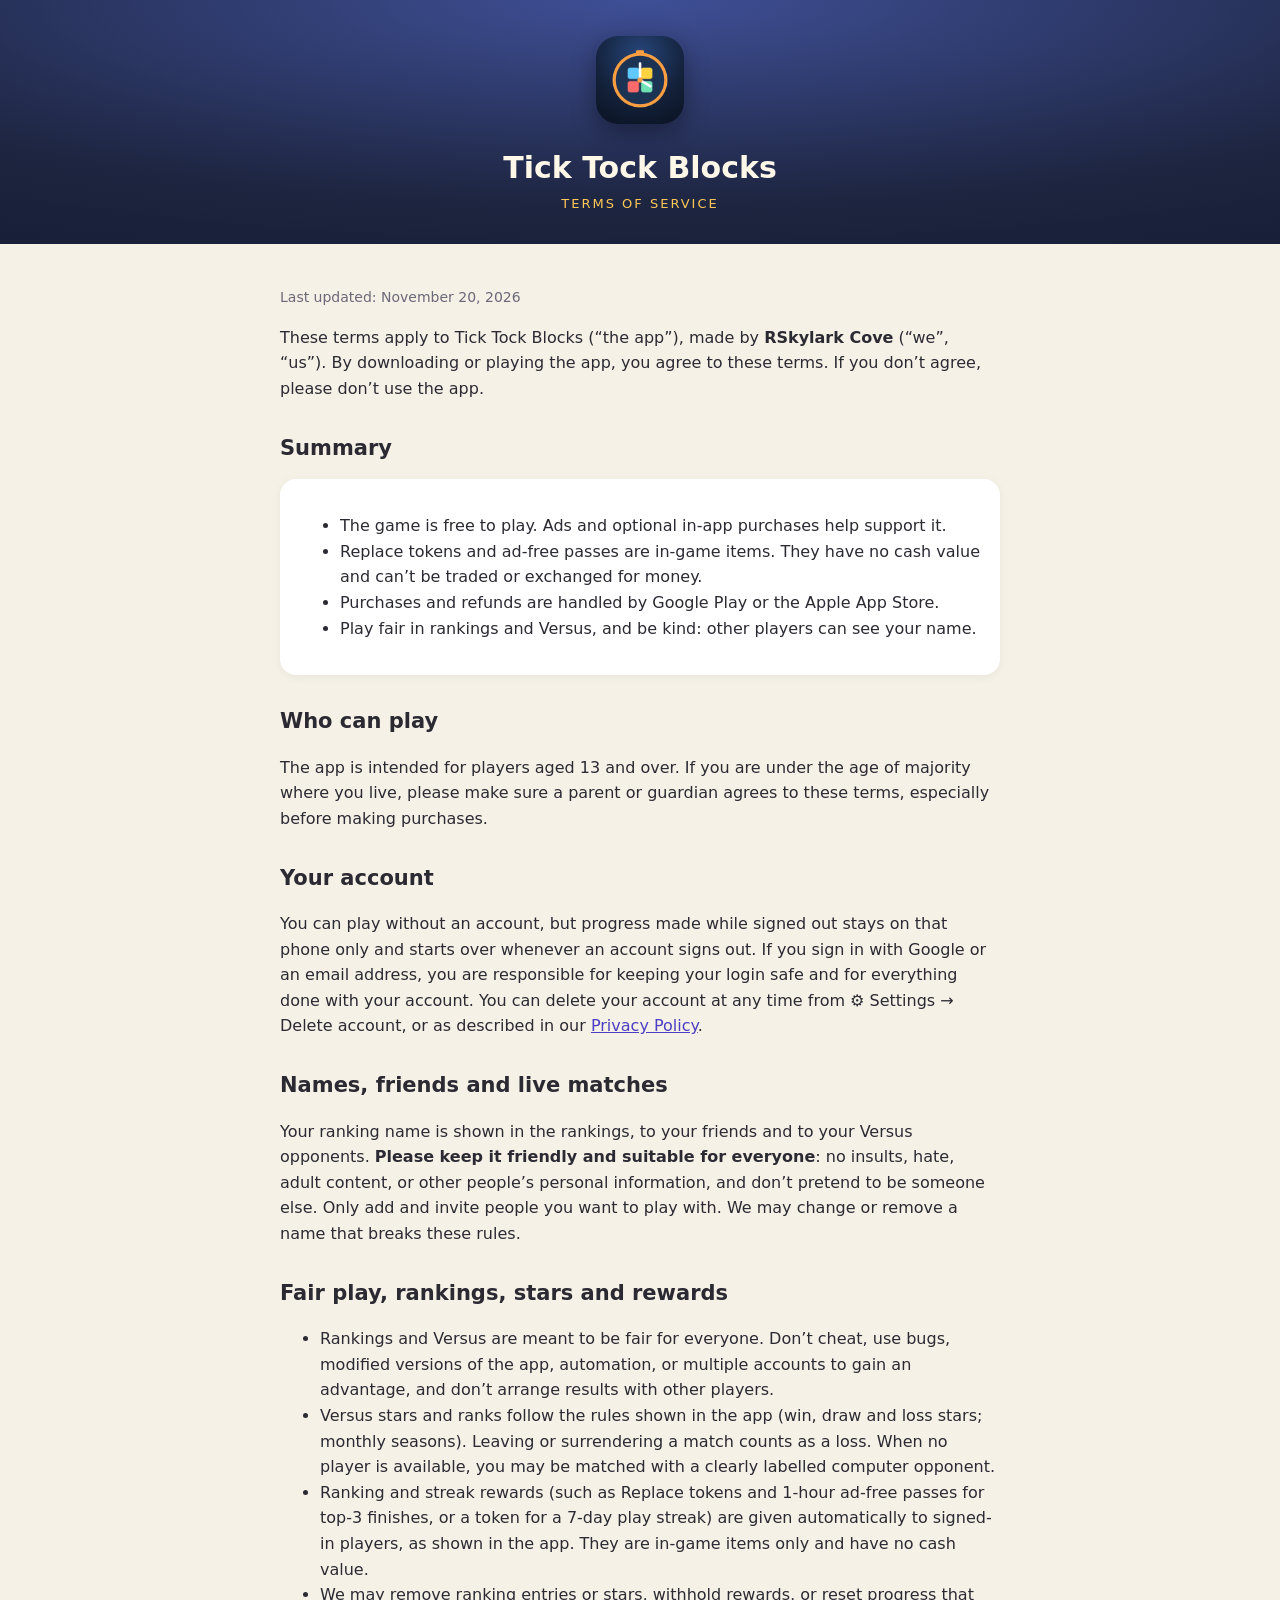
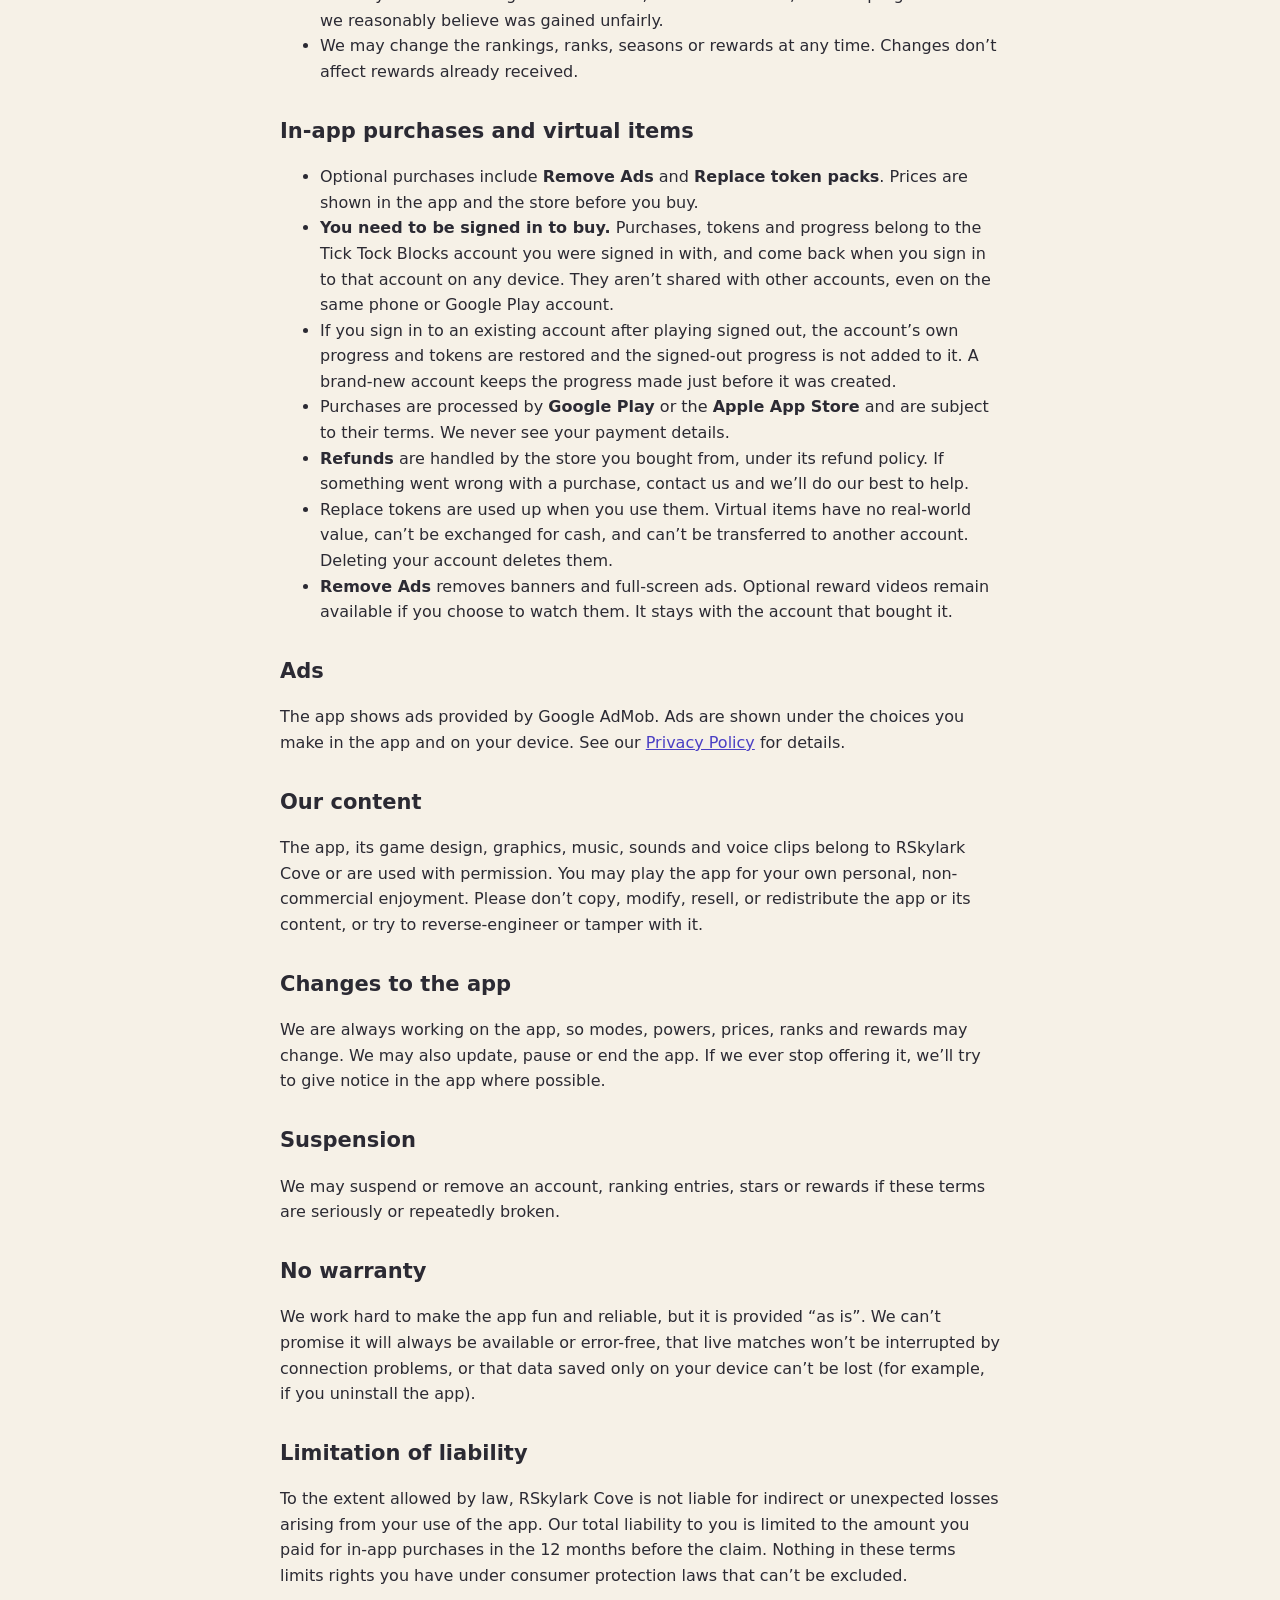
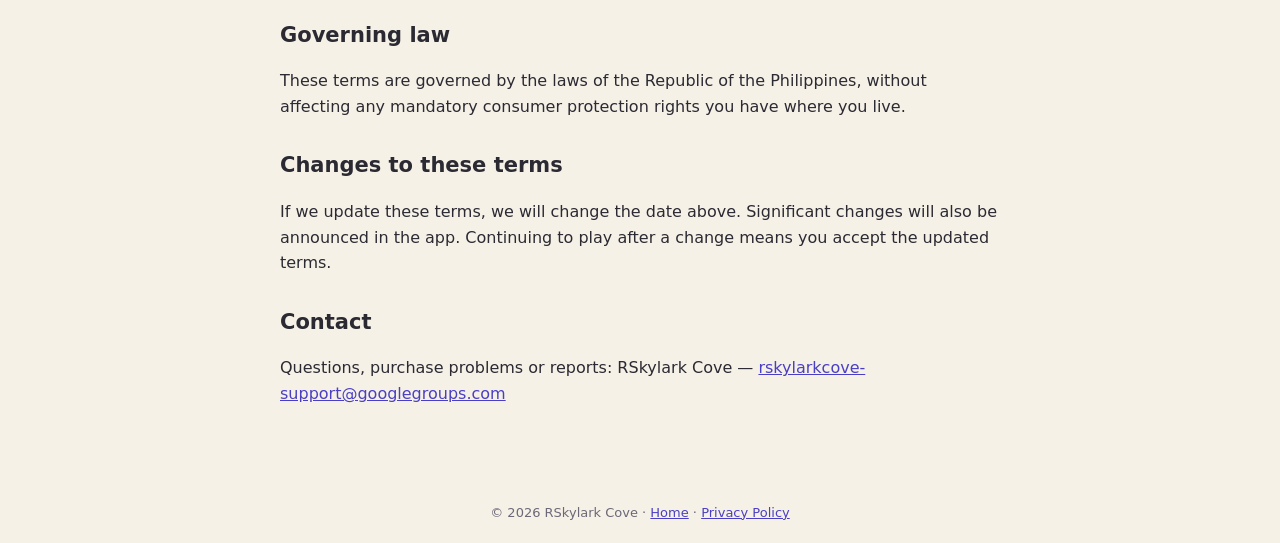
<file: tick-tock-blocks/terms/index.html>
<!DOCTYPE html>
<html lang="en">
<head>
  <meta charset="UTF-8">
  <meta name="viewport" content="width=device-width, initial-scale=1">
  <title>Terms of Service — Tick Tock Blocks</title>
  <link rel="icon" href="../../favicon.png">
  <link rel="stylesheet" href="../../style.css">
</head>
<body>
<header>
  <img src="../icon.png" alt="Tick Tock Blocks app icon">
  <h1>Tick Tock Blocks</h1>
  <p>Terms of Service</p>
</header>
<main>
  <p class="muted">Last updated: November 20, 2026</p>

  <p>These terms apply to Tick Tock Blocks (“the app”), made by <b>RSkylark Cove</b> (“we”, “us”). By downloading or playing the app, you agree to these terms. If you don’t agree, please don’t use the app.</p>

  <h2>Summary</h2>
  <div class="card">
    <ul>
      <li>The game is free to play. Ads and optional in-app purchases help support it.</li>
      <li>Replace tokens and ad-free passes are in-game items. They have no cash value and can’t be traded or exchanged for money.</li>
      <li>Purchases and refunds are handled by Google Play or the Apple App Store.</li>
      <li>Play fair in rankings and Versus, and be kind: other players can see your name.</li>
    </ul>
  </div>

  <h2>Who can play</h2>
  <p>The app is intended for players aged 13 and over. If you are under the age of majority where you live, please make sure a parent or guardian agrees to these terms, especially before making purchases.</p>

  <h2>Your account</h2>
  <p>You can play without an account, but progress made while signed out stays on that phone only and starts over whenever an account signs out. If you sign in with Google or an email address, you are responsible for keeping your login safe and for everything done with your account. You can delete your account at any time from ⚙️ Settings → Delete account, or as described in our <a href="../privacy/">Privacy Policy</a>.</p>

  <h2>Names, friends and live matches</h2>
  <p>Your ranking name is shown in the rankings, to your friends and to your Versus opponents. <b>Please keep it friendly and suitable for everyone</b>: no insults, hate, adult content, or other people’s personal information, and don’t pretend to be someone else. Only add and invite people you want to play with. We may change or remove a name that breaks these rules.</p>

  <h2>Fair play, rankings, stars and rewards</h2>
  <ul>
    <li>Rankings and Versus are meant to be fair for everyone. Don’t cheat, use bugs, modified versions of the app, automation, or multiple accounts to gain an advantage, and don’t arrange results with other players.</li>
    <li>Versus stars and ranks follow the rules shown in the app (win, draw and loss stars; monthly seasons). Leaving or surrendering a match counts as a loss. When no player is available, you may be matched with a clearly labelled computer opponent.</li>
    <li>Ranking and streak rewards (such as Replace tokens and 1-hour ad-free passes for top-3 finishes, or a token for a 7-day play streak) are given automatically to signed-in players, as shown in the app. They are in-game items only and have no cash value.</li>
    <li>We may remove ranking entries or stars, withhold rewards, or reset progress that we reasonably believe was gained unfairly.</li>
    <li>We may change the rankings, ranks, seasons or rewards at any time. Changes don’t affect rewards already received.</li>
  </ul>

  <h2>In-app purchases and virtual items</h2>
  <ul>
    <li>Optional purchases include <b>Remove Ads</b> and <b>Replace token packs</b>. Prices are shown in the app and the store before you buy.</li>
    <li><b>You need to be signed in to buy.</b> Purchases, tokens and progress belong to the Tick Tock Blocks account you were signed in with, and come back when you sign in to that account on any device. They aren’t shared with other accounts, even on the same phone or Google Play account.</li>
    <li>If you sign in to an existing account after playing signed out, the account’s own progress and tokens are restored and the signed-out progress is not added to it. A brand-new account keeps the progress made just before it was created.</li>
    <li>Purchases are processed by <b>Google Play</b> or the <b>Apple App Store</b> and are subject to their terms. We never see your payment details.</li>
    <li><b>Refunds</b> are handled by the store you bought from, under its refund policy. If something went wrong with a purchase, contact us and we’ll do our best to help.</li>
    <li>Replace tokens are used up when you use them. Virtual items have no real-world value, can’t be exchanged for cash, and can’t be transferred to another account. Deleting your account deletes them.</li>
    <li><b>Remove Ads</b> removes banners and full-screen ads. Optional reward videos remain available if you choose to watch them. It stays with the account that bought it.</li>
  </ul>

  <h2>Ads</h2>
  <p>The app shows ads provided by Google AdMob. Ads are shown under the choices you make in the app and on your device. See our <a href="../privacy/">Privacy Policy</a> for details.</p>

  <h2>Our content</h2>
  <p>The app, its game design, graphics, music, sounds and voice clips belong to RSkylark Cove or are used with permission. You may play the app for your own personal, non-commercial enjoyment. Please don’t copy, modify, resell, or redistribute the app or its content, or try to reverse-engineer or tamper with it.</p>

  <h2>Changes to the app</h2>
  <p>We are always working on the app, so modes, powers, prices, ranks and rewards may change. We may also update, pause or end the app. If we ever stop offering it, we’ll try to give notice in the app where possible.</p>

  <h2>Suspension</h2>
  <p>We may suspend or remove an account, ranking entries, stars or rewards if these terms are seriously or repeatedly broken.</p>

  <h2>No warranty</h2>
  <p>We work hard to make the app fun and reliable, but it is provided “as is”. We can’t promise it will always be available or error-free, that live matches won’t be interrupted by connection problems, or that data saved only on your device can’t be lost (for example, if you uninstall the app).</p>

  <h2>Limitation of liability</h2>
  <p>To the extent allowed by law, RSkylark Cove is not liable for indirect or unexpected losses arising from your use of the app. Our total liability to you is limited to the amount you paid for in-app purchases in the 12 months before the claim. Nothing in these terms limits rights you have under consumer protection laws that can’t be excluded.</p>

  <h2>Governing law</h2>
  <p>These terms are governed by the laws of the Republic of the Philippines, without affecting any mandatory consumer protection rights you have where you live.</p>

  <h2>Changes to these terms</h2>
  <p>If we update these terms, we will change the date above. Significant changes will also be announced in the app. Continuing to play after a change means you accept the updated terms.</p>

  <h2>Contact</h2>
  <p>Questions, purchase problems or reports: RSkylark Cove — <a href="mailto:rskylarkcove-support@googlegroups.com">rskylarkcove-support@googlegroups.com</a></p>
</main>
<footer>© 2026 RSkylark Cove · <a href="../../">Home</a> · <a href="../privacy/">Privacy Policy</a></footer>
</body>
</html>
</file>
<file: style.css>
:root { --night: #1d2540; --cream: #fff7e8; --gold: #ffc857; --ink: #2b2a33; --muted: #6b6878; }
* { box-sizing: border-box; }
body {
  margin: 0; color: var(--ink); background: #f6f1e7;
  font-family: ui-rounded, "Nunito", "Segoe UI", system-ui, -apple-system, sans-serif; line-height: 1.6;
}
header {
  background: radial-gradient(120% 140% at 50% 0%, #3f4f96 0%, var(--night) 60%, #141a30 100%);
  color: var(--cream); padding: 36px 20px 30px; text-align: center;
}
header img { width: 88px; height: 88px; border-radius: 22px; box-shadow: 0 8px 24px rgba(0,0,0,.35); }
header h1 { margin: 12px 0 2px; font-size: 30px; }
header p { margin: 0; color: var(--gold); letter-spacing: 2px; font-size: 13px; text-transform: uppercase; }
main { max-width: 760px; margin: 0 auto; padding: 28px 20px 60px; }
h2 { font-size: 21px; margin: 30px 0 6px; }
h3 { font-size: 17px; margin: 18px 0 4px; }
a { color: #4a3fc4; }
.card { background: #fff; border-radius: 16px; padding: 18px 20px; box-shadow: 0 2px 10px rgba(0,0,0,.05); margin: 14px 0; }
.muted { color: var(--muted); font-size: 14px; }
table { border-collapse: collapse; width: 100%; font-size: 15px; }
th, td { text-align: left; padding: 8px 10px; border-bottom: 1px solid #ece4d3; vertical-align: top; }
th { background: #faf6ee; }
.btn { display: inline-block; background: var(--gold); color: #3a2a05; font-weight: 800; padding: 10px 18px; border-radius: 12px; text-decoration: none; }
footer { text-align: center; color: var(--muted); font-size: 13px; padding: 20px; }
</file>
